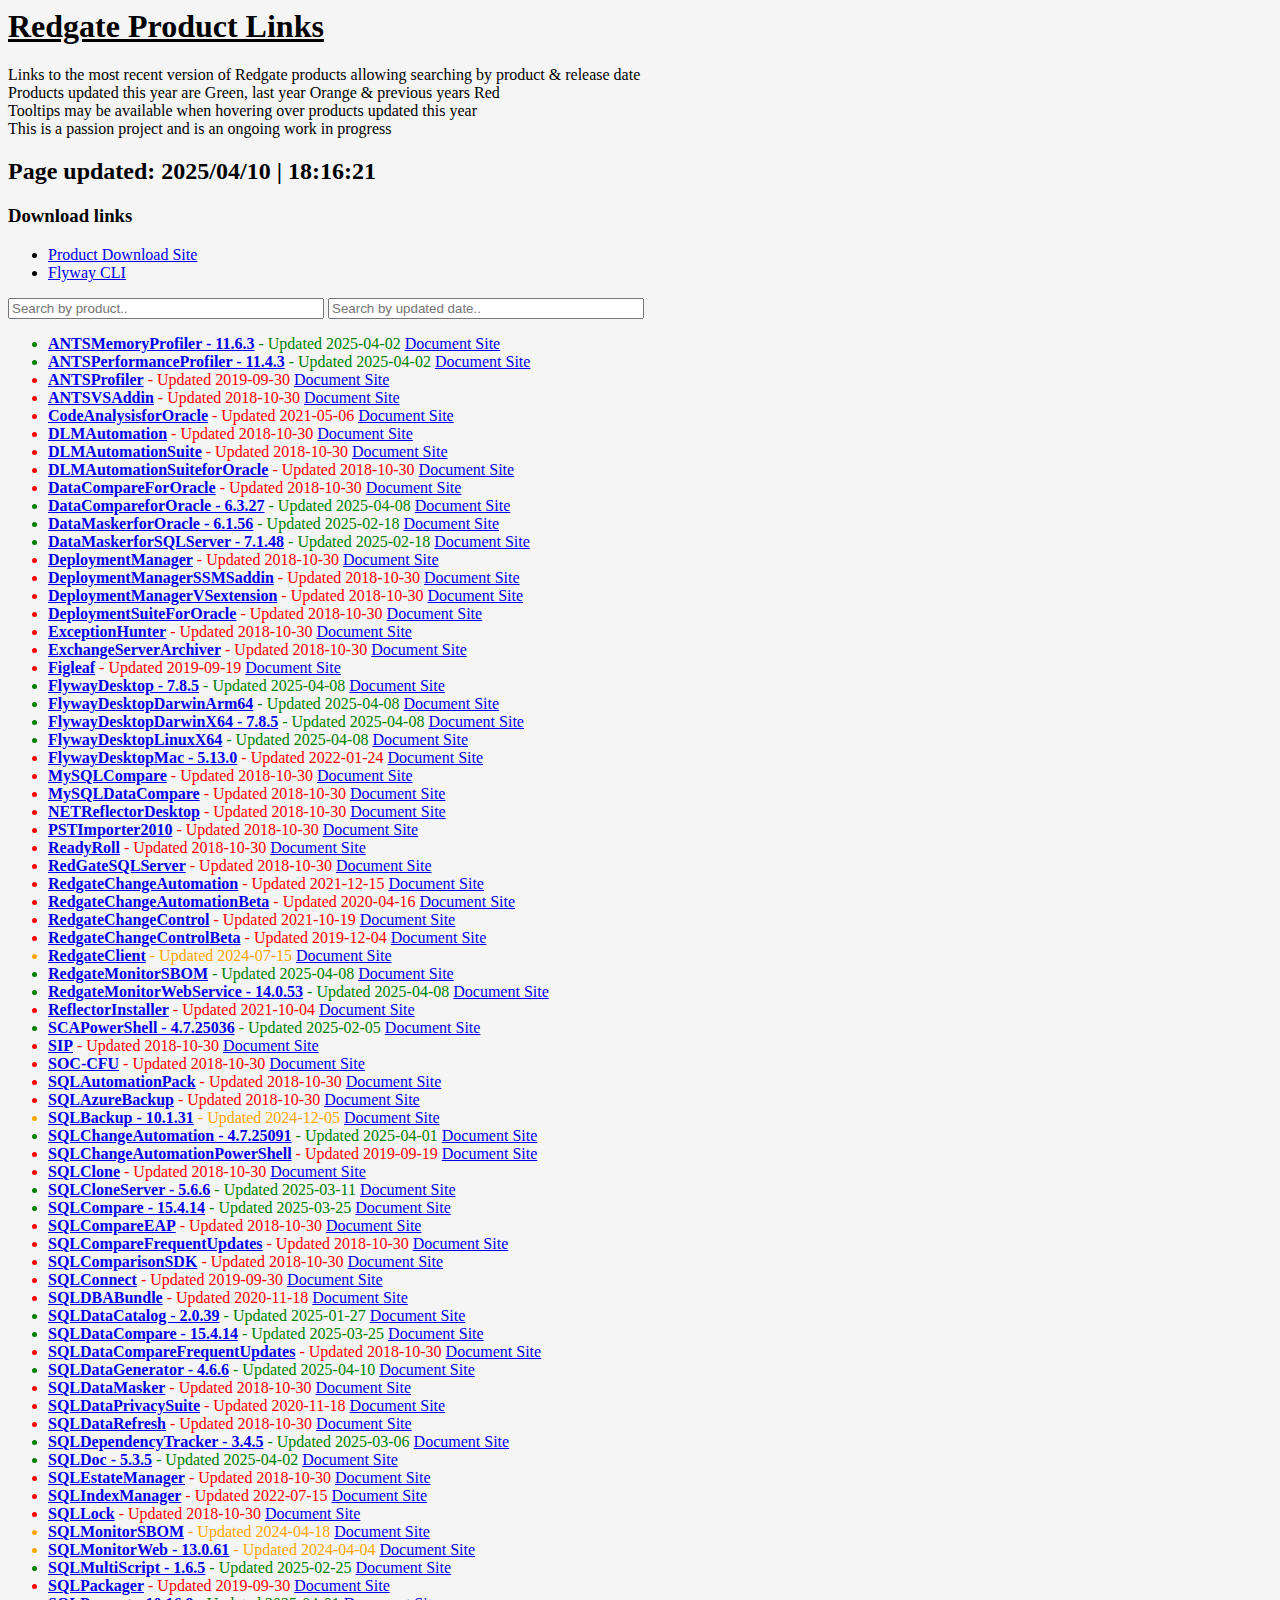
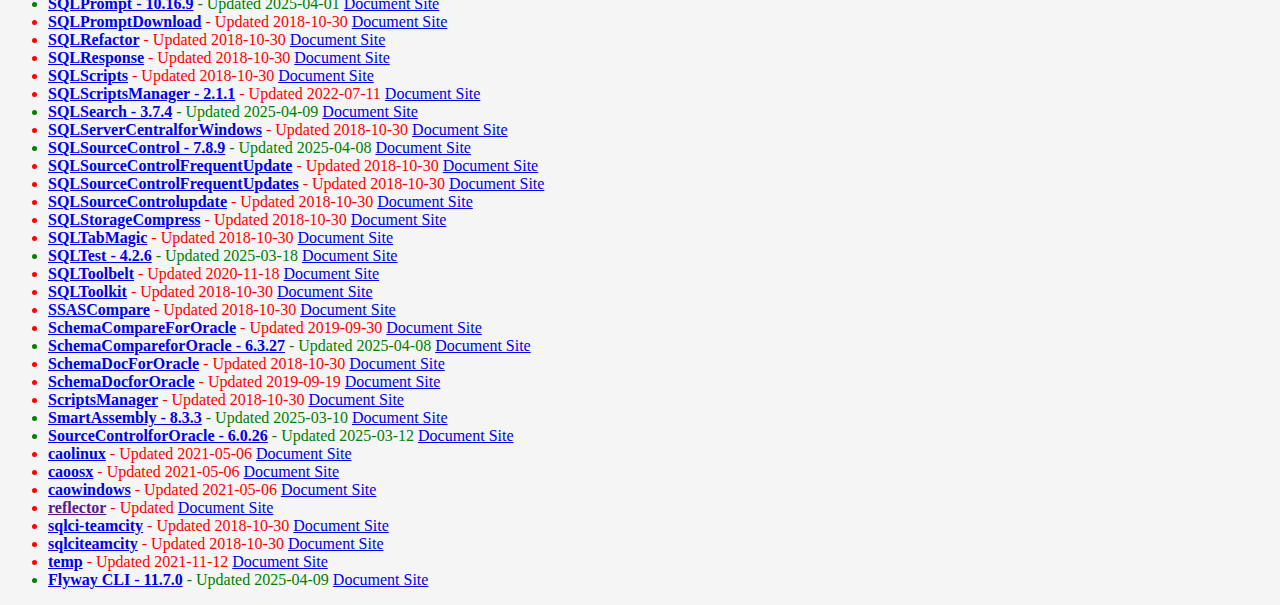
<file: index.html>
<head>
<title>Redgate Product Download Links</title>
<link rel='stylesheet' href='https://cdn.rd.gt/assets/styles/isw.css?v=1637587319771'>
<link rel='stylesheet' href='redgate.css'>
<link rel='icon type='image/x-icon' href='favicon.ico'>
</head>
<body>
<script src='redgate.js'></script>
<h1>Redgate Product Links</h1>
	<div>Links to the most recent version of Redgate products allowing searching by product & release date</div>
	<div>Products updated this year are Green, last year Orange & previous years Red</div>
	<div>Tooltips may be available when hovering over products updated this year</div>
	This is a passion project and is an ongoing work in progress</div>
<h2>Page updated: 2025/04/10 | 18:16:21</h2>

<h3> Download links</h3>
<ul>
	<li><a href=https://download.red-gate.com/checkforupdates  target='_blank'>Product Download Site</a></li>
	<li><a href=https://download.red-gate.com/maven/release/org/flywaydb/enterprise/ target='_blank'>Flyway CLI</a></li>
</ul>

<input type='text' id='myInput' onkeyup='filterResults()' placeholder='Search by product..'>
<input type='text' id='myYear' onkeyup='filterResults()' placeholder='Search by updated date..'>
<ul id = 'myUL'>
	<li title='Fixes&#013Internal library updates.&#013' class=current>
		<a href=https://download.red-gate.com/checkforupdates/ANTSMemoryProfiler/ANTSMemoryProfiler_11.6.3.2786.exe><b>ANTSMemoryProfiler - 11.6.3</b></a><span> - Updated 2025-04-02</span> <span><a href= https://documentation.red-gate.com/amp target='_blank'>Document Site</a></span></li>
	<li title='Fixes&#013Fixes for APP related to saved profile results are not getting worked&#013Fixes for APP related to IIS profiling issue with ASP.NET application.&#013Internal library updates.&#013' class=current>
		<a href=https://download.red-gate.com/checkforupdates/ANTSPerformanceProfiler/ANTSPerformanceProfiler_11.4.3.3674.exe><b>ANTSPerformanceProfiler - 11.4.3</b></a><span> - Updated 2025-04-02</span> <span><a href= https://documentation.red-gate.com/app target='_blank'>Document Site</a></span></li>
	<li class=old>
		<a href=https://download.red-gate.com/checkforupdates/ANTSProfiler/ANTSProfiler130.exe><b>ANTSProfiler</b></a><span> - Updated 2019-09-30</span> <span><a href=https://documentation.red-gate.com target='_blank'>Document Site</a></span></li>
	<li class=old>
		<a href=https://download.red-gate.com/checkforupdates/ANTSVSAddin/ANTSVSAddin_1.0.0.292.exe><b>ANTSVSAddin</b></a><span> - Updated 2018-10-30</span> <span><a href=https://documentation.red-gate.com target='_blank'>Document Site</a></span></li>
	<li class=old>
		<a href=https://download.red-gate.com/checkforupdates/CodeAnalysisforOracle/CodeAnalysisforOracle_1.14.4919.0.exe><b>CodeAnalysisforOracle</b></a><span> - Updated 2021-05-06</span> <span><a href=https://documentation.red-gate.com target='_blank'>Document Site</a></span></li>
	<li class=old>
		<a href=https://download.red-gate.com/checkforupdates/DLMAutomation/DLMAutomation_2.1.3.2175.exe><b>DLMAutomation</b></a><span> - Updated 2018-10-30</span> <span><a href=https://documentation.red-gate.com target='_blank'>Document Site</a></span></li>
	<li class=old>
		<a href=https://download.red-gate.com/checkforupdates/DLMAutomationSuite/DLMAutomationSuite_1.2.0.2409.exe><b>DLMAutomationSuite</b></a><span> - Updated 2018-10-30</span> <span><a href=https://documentation.red-gate.com target='_blank'>Document Site</a></span></li>
	<li class=old>
		<a href=https://download.red-gate.com/checkforupdates/DLMAutomationSuiteforOracle/DLMAutomationSuiteforOracle_1.2.4.275.exe><b>DLMAutomationSuiteforOracle</b></a><span> - Updated 2018-10-30</span> <span><a href=https://documentation.red-gate.com target='_blank'>Document Site</a></span></li>
	<li class=old>
		<a href=https://download.red-gate.com/checkforupdates/DataCompareForOracle/DataCompareForOracle_1.0.2.78.exe><b>DataCompareForOracle</b></a><span> - Updated 2018-10-30</span> <span><a href=https://documentation.red-gate.com target='_blank'>Document Site</a></span></li>
	<li title='Compatibility with Schema Compare for Oracle 6.2.5&#013' class=current>
		<a href=https://download.red-gate.com/checkforupdates/DataCompareforOracle/DataCompareforOracle_6.3.27.3755.exe><b>DataCompareforOracle - 6.3.27</b></a><span> - Updated 2025-04-08</span> <span><a href= https://documentation.red-gate.com/dco target='_blank'>Document Site</a></span></li>
	<li title='Fixes&#013&#013Fixed an issue where the GUI got an error when trying to right-click on a blank column in the table tab.&#013&#013' class=current>
		<a href=https://download.red-gate.com/checkforupdates/DataMaskerforOracle/DataMaskerforOracle_6.1.56.7848.exe><b>DataMaskerforOracle - 6.1.56</b></a><span> - Updated 2025-02-18</span> <span><a href= https://documentation.red-gate.com/dms target='_blank'>Document Site</a></span></li>
	<li title='Fixes&#013&#013Fixed an issue where the GUI got an error when trying to right-click on a blank column in the table tab.&#013&#013' class=current>
		<a href=https://download.red-gate.com/checkforupdates/DataMaskerforSQLServer/DataMaskerforSQLServer_7.1.48.9401.exe><b>DataMaskerforSQLServer - 7.1.48</b></a><span> - Updated 2025-02-18</span> <span><a href= https://documentation.red-gate.com/dms target='_blank'>Document Site</a></span></li>
	<li class=old>
		<a href=https://download.red-gate.com/checkforupdates/DeploymentManager/DeploymentManager_2.4.8.34.msi><b>DeploymentManager</b></a><span> - Updated 2018-10-30</span> <span><a href=https://documentation.red-gate.com target='_blank'>Document Site</a></span></li>
	<li class=old>
		<a href=https://download.red-gate.com/checkforupdates/DeploymentManagerSSMSaddin/DeploymentManagerSSMSaddin_1.1.1.968.exe><b>DeploymentManagerSSMSaddin</b></a><span> - Updated 2018-10-30</span> <span><a href=https://documentation.red-gate.com target='_blank'>Document Site</a></span></li>
	<li class=old>
		<a href=https://download.red-gate.com/checkforupdates/DeploymentManagerVSextension/DeploymentManagerVSextension_1.1.1.953.exe><b>DeploymentManagerVSextension</b></a><span> - Updated 2018-10-30</span> <span><a href=https://documentation.red-gate.com target='_blank'>Document Site</a></span></li>
	<li class=old>
		<a href=https://download.red-gate.com/checkforupdates/DeploymentSuiteForOracle/DeploymentSuiteForOracle.exe><b>DeploymentSuiteForOracle</b></a><span> - Updated 2018-10-30</span> <span><a href=https://documentation.red-gate.com target='_blank'>Document Site</a></span></li>
	<li class=old>
		<a href=https://download.red-gate.com/checkforupdates/ExceptionHunter/Exception_Hunter_2.1.0.2.exe><b>ExceptionHunter</b></a><span> - Updated 2018-10-30</span> <span><a href=https://documentation.red-gate.com target='_blank'>Document Site</a></span></li>
	<li class=old>
		<a href=https://download.red-gate.com/checkforupdates/ExchangeServerArchiver/ExchangeServerArchiver_3.0.0.922.exe><b>ExchangeServerArchiver</b></a><span> - Updated 2018-10-30</span> <span><a href=https://documentation.red-gate.com target='_blank'>Document Site</a></span></li>
	<li class=old>
		<a href=https://download.red-gate.com/checkforupdates/Figleaf/Figleaf_7.0.36.5701.exe><b>Figleaf</b></a><span> - Updated 2019-09-19</span> <span><a href=https://documentation.red-gate.com target='_blank'>Document Site</a></span></li>
	<li title='Improvements&#013&#013Updated the Manage target databases dialog to use checkboxes for row selection, bringing it inline with other tables&#013&#013Library Versions&#013&#013Flyway: 11.6.1-rc519303&#013&#013Electron: 35.1.4&#013&#013' class=current>
		<a href=https://download.red-gate.com/checkforupdates/FlywayDesktop/FlywayDesktop_7.8.5.0.exe><b>FlywayDesktop - 7.8.5</b></a><span> - Updated 2025-04-08</span> <span><a href= https://documentation.red-gate.com/fd target='_blank'>Document Site</a></span></li>
	<li class=current>
		<a href=https://download.red-gate.com/checkforupdates/FlywayDesktopDarwinArm64/FlywayDesktopDarwinArm64_7.8.5.0.zip><b>FlywayDesktopDarwinArm64</b></a><span> - Updated 2025-04-08</span> <span><a href=https://documentation.red-gate.com target='_blank'>Document Site</a></span></li>
	<li title='Improvements&#013&#013Updated the Manage target databases dialog to use checkboxes for row selection, bringing it inline with other tables&#013&#013Library Versions&#013&#013Flyway: 11.6.1-rc519303&#013&#013Electron: 35.1.4&#013&#013' class=current>
		<a href=https://download.red-gate.com/checkforupdates/FlywayDesktopDarwinX64/FlywayDesktopDarwinX64_7.8.5.0.zip><b>FlywayDesktopDarwinX64 - 7.8.5</b></a><span> - Updated 2025-04-08</span> <span><a href= html target='_blank'>Document Site</a></span></li>
	<li class=current>
		<a href=https://download.red-gate.com/checkforupdates/FlywayDesktopLinuxX64/FlywayDesktopLinuxX64_7.8.5.0.tar.gz><b>FlywayDesktopLinuxX64</b></a><span> - Updated 2025-04-08</span> <span><a href=https://documentation.red-gate.com target='_blank'>Document Site</a></span></li>
	<li title='Improvements&#013&#013Updated the Manage target databases dialog to use checkboxes for row selection, bringing it inline with other tables&#013&#013Library Versions&#013&#013Flyway: 11.6.1-rc519303&#013&#013Electron: 35.1.4&#013&#013' class=old>
		<a href=https://download.red-gate.com/checkforupdates/FlywayDesktopMac/FlywayDesktopMac_5.13.0.0.zip><b>FlywayDesktopMac - 5.13.0</b></a><span> - Updated 2022-01-24</span> <span><a href= https://documentation.red-gate.com/fd target='_blank'>Document Site</a></span></li>
	<li class=old>
		<a href=https://download.red-gate.com/checkforupdates/MySQLCompare/MySQLCompare_1.0.0.666.exe><b>MySQLCompare</b></a><span> - Updated 2018-10-30</span> <span><a href=https://documentation.red-gate.com target='_blank'>Document Site</a></span></li>
	<li class=old>
		<a href=https://download.red-gate.com/checkforupdates/MySQLDataCompare/MySQLDataCompare_1.0.1.1.exe><b>MySQLDataCompare</b></a><span> - Updated 2018-10-30</span> <span><a href=https://documentation.red-gate.com target='_blank'>Document Site</a></span></li>
	<li class=old>
		<a href=https://download.red-gate.com/checkforupdates/NETReflectorDesktop/NETReflectorDesktop_9.0.2.546.exe><b>NETReflectorDesktop</b></a><span> - Updated 2018-10-30</span> <span><a href=https://documentation.red-gate.com target='_blank'>Document Site</a></span></li>
	<li class=old>
		<a href=https://download.red-gate.com/checkforupdates/PSTImporter2010/PST_Importer_2010_1.1.0.111.msi><b>PSTImporter2010</b></a><span> - Updated 2018-10-30</span> <span><a href=https://documentation.red-gate.com target='_blank'>Document Site</a></span></li>
	<li class=old>
		<a href=https://download.red-gate.com/checkforupdates/ReadyRoll/ReadyRoll_1.17.18158.17.exe><b>ReadyRoll</b></a><span> - Updated 2018-10-30</span> <span><a href=https://documentation.red-gate.com target='_blank'>Document Site</a></span></li>
	<li class=old>
		<a href=https://download.red-gate.com/checkforupdates/RedGateSQLServer/RedGateSQLServer.zip><b>RedGateSQLServer</b></a><span> - Updated 2018-10-30</span> <span><a href=https://documentation.red-gate.com target='_blank'>Document Site</a></span></li>
	<li class=old>
		<a href=https://download.red-gate.com/checkforupdates/RedgateChangeAutomation/RedgateChangeAutomation_4.15.18431.0.exe><b>RedgateChangeAutomation</b></a><span> - Updated 2021-12-15</span> <span><a href=https://documentation.red-gate.com target='_blank'>Document Site</a></span></li>
	<li class=old>
		<a href=https://download.red-gate.com/checkforupdates/RedgateChangeAutomationBeta/RedgateChangeAutomationBeta_2.15.7160.0.exe><b>RedgateChangeAutomationBeta</b></a><span> - Updated 2020-04-16</span> <span><a href=https://documentation.red-gate.com target='_blank'>Document Site</a></span></li>
	<li class=old>
		<a href=https://download.red-gate.com/checkforupdates/RedgateChangeControl/RedgateChangeControl_4.11.194.0.exe><b>RedgateChangeControl</b></a><span> - Updated 2021-10-19</span> <span><a href=https://documentation.red-gate.com target='_blank'>Document Site</a></span></li>
	<li class=old>
		<a href=https://download.red-gate.com/checkforupdates/RedgateChangeControlBeta/RedgateChangeControlBeta_1.6.3492.0.exe><b>RedgateChangeControlBeta</b></a><span> - Updated 2019-12-04</span> <span><a href=https://documentation.red-gate.com target='_blank'>Document Site</a></span></li>
	<li class=previous>
		<a href=https://download.red-gate.com/checkforupdates/RedgateClient/RedgateClient_11.1.9.3436.zip><b>RedgateClient</b></a><span> - Updated 2024-07-15</span> <span><a href=https://documentation.red-gate.com target='_blank'>Document Site</a></span></li>
	<li class=current>
		<a href=https://download.red-gate.com/checkforupdates/RedgateMonitorSBOM/RedgateMonitorSBOM_14.0.53.13750.zip><b>RedgateMonitorSBOM</b></a><span> - Updated 2025-04-08</span> <span><a href=https://documentation.red-gate.com target='_blank'>Document Site</a></span></li>
	<li title='' class=current>
		<a href=https://download.red-gate.com/checkforupdates/RedgateMonitorWebService/RedgateMonitorWebService_14.0.53.13750.exe><b>RedgateMonitorWebService - 14.0.53</b></a><span> - Updated 2025-04-08</span> <span><a href= https://documentation.red-gate.com/monitor target='_blank'>Document Site</a></span></li>
	<li class=old>
		<a href=https://download.red-gate.com/checkforupdates/ReflectorInstaller/ReflectorInstaller_11.1.0.2167.exe><b>ReflectorInstaller</b></a><span> - Updated 2021-10-04</span> <span><a href=https://documentation.red-gate.com target='_blank'>Document Site</a></span></li>
	<li title='Improvements:&#013&#013Updated SQL Compare Engine to 15.3.12.27123&#013&#013' class=current>
		<a href=https://download.red-gate.com/checkforupdates/SCAPowerShell/SCAPowerShell_4.7.25036.5143.exe><b>SCAPowerShell - 4.7.25036</b></a><span> - Updated 2025-02-05</span> <span><a href= https://documentation.red-gate.com/sca target='_blank'>Document Site</a></span></li>
	<li class=old>
		<a href=https://download.red-gate.com/checkforupdates/SIP/build26.package><b>SIP</b></a><span> - Updated 2018-10-30</span> <span><a href=https://documentation.red-gate.com target='_blank'>Document Site</a></span></li>
	<li class=old>
		<a href=https://download.red-gate.com/checkforupdates/SOC-CFU/SOC-CFU.exe><b>SOC-CFU</b></a><span> - Updated 2018-10-30</span> <span><a href=https://documentation.red-gate.com target='_blank'>Document Site</a></span></li>
	<li class=old>
		<a href=https://download.red-gate.com/checkforupdates/SQLAutomationPack/SQLAutomationPack_1.1.2.2238.exe><b>SQLAutomationPack</b></a><span> - Updated 2018-10-30</span> <span><a href=https://documentation.red-gate.com target='_blank'>Document Site</a></span></li>
	<li class=old>
		<a href=https://download.red-gate.com/checkforupdates/SQLAzureBackup/SQLAzureBackup_2.6.1.131.zip><b>SQLAzureBackup</b></a><span> - Updated 2018-10-30</span> <span><a href=https://documentation.red-gate.com target='_blank'>Document Site</a></span></li>
	<li title='Features&#013ZD320656 - Added DataWriteAttempts option to make multiple attempts to record backup/restore details into local data store and improved query to delete outdated backup/restore details.&#013' class=previous>
		<a href=https://download.red-gate.com/checkforupdates/SQLBackup/SQLBackup_10.1.31.2720.exe><b>SQLBackup - 10.1.31</b></a><span> - Updated 2024-12-05</span> <span><a href= https://documentation.red-gate.com/sbu target='_blank'>Document Site</a></span></li>
	<li title='Improvements:&#013&#013Updated SQL Compare Engine to 15.3.13.27274&#013&#013' class=current>
		<a href=https://download.red-gate.com/checkforupdates/SQLChangeAutomation/SQLChangeAutomation_4.7.25091.5600.exe><b>SQLChangeAutomation - 4.7.25091</b></a><span> - Updated 2025-04-01</span> <span><a href= https://documentation.red-gate.com/sca target='_blank'>Document Site</a></span></li>
	<li class=old>
		<a href=https://download.red-gate.com/checkforupdates/SQLChangeAutomationPowerShell/SCA_PowerShell_3.3.19233.10102.exe><b>SQLChangeAutomationPowerShell</b></a><span> - Updated 2019-09-19</span> <span><a href=https://documentation.red-gate.com target='_blank'>Document Site</a></span></li>
	<li class=old>
		<a href=https://download.red-gate.com/checkforupdates/SQLClone/SQLClone_1.0.0.4590.exe><b>SQLClone</b></a><span> - Updated 2018-10-30</span> <span><a href=https://documentation.red-gate.com target='_blank'>Document Site</a></span></li>
	<li title='This release of SQL Clone includes the following enhancements and bug fixes:&#013Fixes&#013&#013Internal fixes and improvements.&#013&#013' class=current>
		<a href=https://download.red-gate.com/checkforupdates/SQLCloneServer/SQLCloneServer_5.6.6.7832.exe><b>SQLCloneServer - 5.6.6</b></a><span> - Updated 2025-03-11</span> <span><a href= https://documentation.red-gate.com/clone target='_blank'>Document Site</a></span></li>
	<li title='Added read-only support for Flyway projects, allowing you perform comparisons with Flyway on the left.&#013' class=current>
		<a href=https://download.red-gate.com/checkforupdates/SQLCompare/SQLCompare_15.4.14.28133.exe><b>SQLCompare - 15.4.14</b></a><span> - Updated 2025-03-25</span> <span><a href= https://documentation.red-gate.com/sc target='_blank'>Document Site</a></span></li>
	<li class=old>
		<a href=https://download.red-gate.com/checkforupdates/SQLCompareEAP/SQLCompareEAP_10.1.0.428.exe><b>SQLCompareEAP</b></a><span> - Updated 2018-10-30</span> <span><a href=https://documentation.red-gate.com target='_blank'>Document Site</a></span></li>
	<li class=old>
		<a href=https://download.red-gate.com/checkforupdates/SQLCompareFrequentUpdates/SQLCompareFrequentUpdates_11.1.9.26.exe><b>SQLCompareFrequentUpdates</b></a><span> - Updated 2018-10-30</span> <span><a href=https://documentation.red-gate.com target='_blank'>Document Site</a></span></li>
	<li class=old>
		<a href=https://download.red-gate.com/checkforupdates/SQLComparisonSDK/SQLComparisonSDK_12.4.11.627.exe><b>SQLComparisonSDK</b></a><span> - Updated 2018-10-30</span> <span><a href=https://documentation.red-gate.com target='_blank'>Document Site</a></span></li>
	<li class=old>
		<a href=https://download.red-gate.com/checkforupdates/SQLConnect/SQLConnect_1.0.exe><b>SQLConnect</b></a><span> - Updated 2019-09-30</span> <span><a href=https://documentation.red-gate.com target='_blank'>Document Site</a></span></li>
	<li class=old>
		<a href=https://download.red-gate.com/checkforupdates/SQLDBABundle/SQLDBABundle.zip><b>SQLDBABundle</b></a><span> - Updated 2020-11-18</span> <span><a href=https://documentation.red-gate.com target='_blank'>Document Site</a></span></li>
	<li title='Fixes&#013We will no longer automatically register database snapshots as part of our database discovery process, as we have learned that only the source database (current version) is of interest to our customers.&#013' class=current>
		<a href=https://download.red-gate.com/checkforupdates/SQLDataCatalog/SQLDataCatalog_2.0.39.186.exe><b>SQLDataCatalog - 2.0.39</b></a><span> - Updated 2025-01-27</span> <span><a href= https://documentation.red-gate.com/sql-data-catalog target='_blank'>Document Site</a></span></li>
	<li title='Made the table mapping screens more responsive by significantly reducing the number of times they reprocess saved data&#013' class=current>
		<a href=https://download.red-gate.com/checkforupdates/SQLDataCompare/SQLDataCompare_15.4.14.28133.exe><b>SQLDataCompare - 15.4.14</b></a><span> - Updated 2025-03-25</span> <span><a href= https://documentation.red-gate.com/sdc target='_blank'>Document Site</a></span></li>
	<li class=old>
		<a href=https://download.red-gate.com/checkforupdates/SQLDataCompareFrequentUpdates/SQLDataCompareFrequentUpdates_11.1.11.2.exe><b>SQLDataCompareFrequentUpdates</b></a><span> - Updated 2018-10-30</span> <span><a href=https://documentation.red-gate.com target='_blank'>Document Site</a></span></li>
	<li title='Features&#013Internal library updates&#013Fixes&#013Upgraded to main-line SQL Compare Engine as SSMS versions discontinued.&#013Code fixed done to stop using methods that have been removed in the latest version.&#013&#013' class=current>
		<a href=https://download.red-gate.com/checkforupdates/SQLDataGenerator/SQLDataGenerator_4.6.6.6380.exe><b>SQLDataGenerator - 4.6.6</b></a><span> - Updated 2025-04-10</span> <span><a href= https://documentation.red-gate.com/sdg target='_blank'>Document Site</a></span></li>
	<li class=old>
		<a href=https://download.red-gate.com/checkforupdates/SQLDataMasker/SQLDataMasker_1.0.0.235.exe><b>SQLDataMasker</b></a><span> - Updated 2018-10-30</span> <span><a href=https://documentation.red-gate.com target='_blank'>Document Site</a></span></li>
	<li class=old>
		<a href=https://download.red-gate.com/checkforupdates/SQLDataPrivacySuite/SQLDataPrivacySuite.exe><b>SQLDataPrivacySuite</b></a><span> - Updated 2020-11-18</span> <span><a href=https://documentation.red-gate.com target='_blank'>Document Site</a></span></li>
	<li class=old>
		<a href=https://download.red-gate.com/checkforupdates/SQLDataRefresh/SQLDataRefresh_1.0.0.361.exe><b>SQLDataRefresh</b></a><span> - Updated 2018-10-30</span> <span><a href=https://documentation.red-gate.com target='_blank'>Document Site</a></span></li>
	<li title='Features&#013Internal library updates&#013' class=current>
		<a href=https://download.red-gate.com/checkforupdates/SQLDependencyTracker/SQLDependencyTracker_3.4.5.6093.exe><b>SQLDependencyTracker - 3.4.5</b></a><span> - Updated 2025-03-06</span> <span><a href= https://documentation.red-gate.com/sdt target='_blank'>Document Site</a></span></li>
	<li title='Fixes&#013Fixed an issue where SQL Doc throws an error while connecting to SQL Server.&#013' class=current>
		<a href=https://download.red-gate.com/checkforupdates/SQLDoc/SQLDoc_5.3.5.5251.exe><b>SQLDoc - 5.3.5</b></a><span> - Updated 2025-04-02</span> <span><a href= https://documentation.red-gate.com/sdoc target='_blank'>Document Site</a></span></li>
	<li class=old>
		<a href=https://download.red-gate.com/checkforupdates/SQLEstateManager/SQLEstateManager_1.1.9.599.exe><b>SQLEstateManager</b></a><span> - Updated 2018-10-30</span> <span><a href=https://documentation.red-gate.com target='_blank'>Document Site</a></span></li>
	<li class=old>
		<a href=https://download.red-gate.com/checkforupdates/SQLIndexManager/SQLIndexManager_1.2.3.1998.exe><b>SQLIndexManager</b></a><span> - Updated 2022-07-15</span> <span><a href=https://documentation.red-gate.com target='_blank'>Document Site</a></span></li>
	<li class=old>
		<a href=https://download.red-gate.com/checkforupdates/SQLLock/SQLLock_1.0.2.7.exe><b>SQLLock</b></a><span> - Updated 2018-10-30</span> <span><a href=https://documentation.red-gate.com target='_blank'>Document Site</a></span></li>
	<li class=previous>
		<a href=https://download.red-gate.com/checkforupdates/SQLMonitorSBOM/SQLMonitorSBOM_14.0.0.7532.zip><b>SQLMonitorSBOM</b></a><span> - Updated 2024-04-18</span> <span><a href=https://documentation.red-gate.com target='_blank'>Document Site</a></span></li>
	<li title='' class=previous>
		<a href=https://download.red-gate.com/checkforupdates/SQLMonitorWeb/SQLMonitorWeb_13.0.61.6402.exe><b>SQLMonitorWeb - 13.0.61</b></a><span> - Updated 2024-04-04</span> <span><a href= https://documentation.red-gate.com/sm target='_blank'>Document Site</a></span></li>
	<li title='Internal library updates&#013' class=current>
		<a href=https://download.red-gate.com/checkforupdates/SQLMultiScript/SQLMultiScript_1.6.5.3471.exe><b>SQLMultiScript - 1.6.5</b></a><span> - Updated 2025-02-25</span> <span><a href= https://documentation.red-gate.com/sms target='_blank'>Document Site</a></span></li>
	<li class=old>
		<a href=https://download.red-gate.com/checkforupdates/SQLPackager/SQL Packager_6.4.1.2.exe><b>SQLPackager</b></a><span> - Updated 2019-09-30</span> <span><a href=https://documentation.red-gate.com target='_blank'>Document Site</a></span></li>
	<li title='Fixes&#013&#013Fixed an issue where SQL Prompt+ would fail to log in.&#013&#013' class=current>
		<a href=https://download.red-gate.com/checkforupdates/SQLPrompt/SQLPrompt_10.16.9.16203.exe><b>SQLPrompt - 10.16.9</b></a><span> - Updated 2025-04-01</span> <span><a href= https://documentation.red-gate.com/sp target='_blank'>Document Site</a></span></li>
	<li class=old>
		<a href=https://download.red-gate.com/checkforupdates/SQLPromptDownload/SQLPromptDownload.exe><b>SQLPromptDownload</b></a><span> - Updated 2018-10-30</span> <span><a href=https://documentation.red-gate.com target='_blank'>Document Site</a></span></li>
	<li class=old>
		<a href=https://download.red-gate.com/checkforupdates/SQLRefactor/SQL_Refactor_1.3.0.207.exe><b>SQLRefactor</b></a><span> - Updated 2018-10-30</span> <span><a href=https://documentation.red-gate.com target='_blank'>Document Site</a></span></li>
	<li class=old>
		<a href=https://download.red-gate.com/checkforupdates/SQLResponse/SQL_Response_1.2.0.219.exe><b>SQLResponse</b></a><span> - Updated 2018-10-30</span> <span><a href=https://documentation.red-gate.com target='_blank'>Document Site</a></span></li>
	<li class=old>
		<a href=https://download.red-gate.com/checkforupdates/SQLScripts/SQLScripts_1.1.0.278.exe><b>SQLScripts</b></a><span> - Updated 2018-10-30</span> <span><a href=https://documentation.red-gate.com target='_blank'>Document Site</a></span></li>
	<li title='Fixes&#013Removed log4net as a dependency as it contains a security vulnerability.&#013Internal library updates&#013&#013' class=old>
		<a href=https://download.red-gate.com/checkforupdates/SQLScriptsManager/SQLScriptsManager_2.1.1.1013.exe><b>SQLScriptsManager - 2.1.1</b></a><span> - Updated 2022-07-11</span> <span><a href= https://documentation.red-gate.com/ssm target='_blank'>Document Site</a></span></li>
	<li title='Features&#013Internal library updates&#013' class=current>
		<a href=https://download.red-gate.com/checkforupdates/SQLSearch/SQLSearch_3.7.4.5576.exe><b>SQLSearch - 3.7.4</b></a><span> - Updated 2025-04-09</span> <span><a href= https://documentation.red-gate.com/ss target='_blank'>Document Site</a></span></li>
	<li class=old>
		<a href=https://download.red-gate.com/checkforupdates/SQLServerCentralforWindows/SQLServerCentralforWindows_1.0.0.200.exe><b>SQLServerCentralforWindows</b></a><span> - Updated 2018-10-30</span> <span><a href=https://documentation.red-gate.com target='_blank'>Document Site</a></span></li>
	<li title='Improvements&#013Updated SQL Compare Engine to 15.3.13.27313&#013Fixes&#013Fixed an issue to resolve connecting to unsupported databases(CRM Dynamics DB).&#013' class=current>
		<a href=https://download.red-gate.com/checkforupdates/SQLSourceControl/SQLSourceControl_7.8.9.20246.exe><b>SQLSourceControl - 7.8.9</b></a><span> - Updated 2025-04-08</span> <span><a href= https://documentation.red-gate.com/soc target='_blank'>Document Site</a></span></li>
	<li class=old>
		<a href=https://download.red-gate.com/checkforupdates/SQLSourceControlFrequentUpdate/SQLSourceControlFrequentUpdate_3.8.8.28.exe><b>SQLSourceControlFrequentUpdate</b></a><span> - Updated 2018-10-30</span> <span><a href=https://documentation.red-gate.com target='_blank'>Document Site</a></span></li>
	<li class=old>
		<a href=https://download.red-gate.com/checkforupdates/SQLSourceControlFrequentUpdates/SQLSourceControlFrequentUpdates_4.2.3.575.exe><b>SQLSourceControlFrequentUpdates</b></a><span> - Updated 2018-10-30</span> <span><a href=https://documentation.red-gate.com target='_blank'>Document Site</a></span></li>
	<li class=old>
		<a href=https://download.red-gate.com/checkforupdates/SQLSourceControlupdate/SQLSourceControlupdate_3.8.13.180.exe><b>SQLSourceControlupdate</b></a><span> - Updated 2018-10-30</span> <span><a href=https://documentation.red-gate.com target='_blank'>Document Site</a></span></li>
	<li class=old>
		<a href=https://download.red-gate.com/checkforupdates/SQLStorageCompress/SQLStorageCompress_6.1.0.157.exe><b>SQLStorageCompress</b></a><span> - Updated 2018-10-30</span> <span><a href=https://documentation.red-gate.com target='_blank'>Document Site</a></span></li>
	<li class=old>
		<a href=https://download.red-gate.com/checkforupdates/SQLTabMagic/SQLTabMagic_0.4.2.64.exe><b>SQLTabMagic</b></a><span> - Updated 2018-10-30</span> <span><a href=https://documentation.red-gate.com target='_blank'>Document Site</a></span></li>
	<li title='Features&#013Internal library updates&#013' class=current>
		<a href=https://download.red-gate.com/checkforupdates/SQLTest/SQLTest_4.2.6.4255.exe><b>SQLTest - 4.2.6</b></a><span> - Updated 2025-03-18</span> <span><a href= https://documentation.red-gate.com/sqt target='_blank'>Document Site</a></span></li>
	<li class=old>
		<a href=https://download.red-gate.com/checkforupdates/SQLToolbelt/SQLToolbelt.exe><b>SQLToolbelt</b></a><span> - Updated 2020-11-18</span> <span><a href=https://documentation.red-gate.com target='_blank'>Document Site</a></span></li>
	<li class=old>
		<a href=https://download.red-gate.com/checkforupdates/SQLToolkit/SQL_Toolkit_6.1.0.3.exe><b>SQLToolkit</b></a><span> - Updated 2018-10-30</span> <span><a href=https://documentation.red-gate.com target='_blank'>Document Site</a></span></li>
	<li class=old>
		<a href=https://download.red-gate.com/checkforupdates/SSASCompare/SSASCompare_0.3.0.99.exe><b>SSASCompare</b></a><span> - Updated 2018-10-30</span> <span><a href=https://documentation.red-gate.com target='_blank'>Document Site</a></span></li>
	<li class=old>
		<a href=https://download.red-gate.com/checkforupdates/SchemaCompareForOracle/Oracle Compare_1.0.0.860.zip><b>SchemaCompareForOracle</b></a><span> - Updated 2019-09-30</span> <span><a href=https://documentation.red-gate.com target='_blank'>Document Site</a></span></li>
	<li title='Fixes&#013ZD-297922: Prevent scripting of LOB clauses for extended datatypes.&#013' class=current>
		<a href=https://download.red-gate.com/checkforupdates/SchemaCompareforOracle/SchemaCompareforOracle_6.3.27.3755.exe><b>SchemaCompareforOracle - 6.3.27</b></a><span> - Updated 2025-04-08</span> <span><a href= https://documentation.red-gate.com/sco target='_blank'>Document Site</a></span></li>
	<li class=old>
		<a href=https://download.red-gate.com/checkforupdates/SchemaDocForOracle/SchemaDocForOracle_1.0.1.47.exe><b>SchemaDocForOracle</b></a><span> - Updated 2018-10-30</span> <span><a href=https://documentation.red-gate.com target='_blank'>Document Site</a></span></li>
	<li class=old>
		<a href=https://download.red-gate.com/checkforupdates/SchemaDocforOracle/SchemaDocforOracle_2.5.0.42.exe><b>SchemaDocforOracle</b></a><span> - Updated 2019-09-19</span> <span><a href=https://documentation.red-gate.com target='_blank'>Document Site</a></span></li>
	<li class=old>
		<a href=https://download.red-gate.com/checkforupdates/ScriptsManager/ScriptsManager_1.3.4.15.exe><b>ScriptsManager</b></a><span> - Updated 2018-10-30</span> <span><a href=https://documentation.red-gate.com target='_blank'>Document Site</a></span></li>
	<li title='Features&#013Support for.NET 7assemblies.&#013Improvements&#013Internal optimizations and improvements in preparation for .NET 8 support and future features.&#013Fixes&#013Fixed issues related to incorrect dependency resolution.&#013Fixed WPF exception handling.&#013Fixed OS version reporting.&#013Fixed issue with import module attributes being pruned.&#013Fixed issue with multiple instances of SmartAssembly sharing the same resource and can now be run concurrently.&#013' class=current>
		<a href=https://download.red-gate.com/checkforupdates/SmartAssembly/SmartAssembly_8.3.3.6085.exe><b>SmartAssembly - 8.3.3</b></a><span> - Updated 2025-03-10</span> <span><a href= https://documentation.red-gate.com/sa target='_blank'>Document Site</a></span></li>
	<li title='Features&#013&#013Internal library updates&#013&#013Added a copy icon on main screen for each repository&#013&#013' class=current>
		<a href=https://download.red-gate.com/checkforupdates/SourceControlforOracle/SourceControlforOracle_6.0.26.3591.exe><b>SourceControlforOracle - 6.0.26</b></a><span> - Updated 2025-03-12</span> <span><a href= https://documentation.red-gate.com/soco target='_blank'>Document Site</a></span></li>
	<li class=old>
		<a href=https://download.red-gate.com/checkforupdates/caolinux/caolinux_1.14.4919.0.zip><b>caolinux</b></a><span> - Updated 2021-05-06</span> <span><a href=https://documentation.red-gate.com target='_blank'>Document Site</a></span></li>
	<li class=old>
		<a href=https://download.red-gate.com/checkforupdates/caoosx/caoosx_1.14.4919.0.zip><b>caoosx</b></a><span> - Updated 2021-05-06</span> <span><a href=https://documentation.red-gate.com target='_blank'>Document Site</a></span></li>
	<li class=old>
		<a href=https://download.red-gate.com/checkforupdates/caowindows/caowindows_1.14.4919.0.zip><b>caowindows</b></a><span> - Updated 2021-05-06</span> <span><a href=https://documentation.red-gate.com target='_blank'>Document Site</a></span></li>
	<li class=old>
		<a href=><b>reflector</b></a><span> - Updated </span> <span><a href=https://documentation.red-gate.com target='_blank'>Document Site</a></span></li>
	<li class=old>
		<a href=https://download.red-gate.com/checkforupdates/sqlci-teamcity/sqlci-teamcity.zip><b>sqlci-teamcity</b></a><span> - Updated 2018-10-30</span> <span><a href=https://documentation.red-gate.com target='_blank'>Document Site</a></span></li>
	<li class=old>
		<a href=https://download.red-gate.com/checkforupdates/sqlciteamcity/sqlciteamcity.zip><b>sqlciteamcity</b></a><span> - Updated 2018-10-30</span> <span><a href=https://documentation.red-gate.com target='_blank'>Document Site</a></span></li>
	<li class=old>
		<a href=https://download.red-gate.com/checkforupdates/temp/><b>temp</b></a><span> - Updated 2021-11-12</span> <span><a href=https://documentation.red-gate.com target='_blank'>Document Site</a></span></li>
	<li class=current>
		<a href=https://download.red-gate.com/maven/release/com/redgate/flyway/flyway-commandline/11.7.0><b>Flyway CLI - 11.7.0</b></a><span> - Updated 2025-04-09</span> <span><a href=https://documentation.red-gate.com/fd target='_blank'>Document Site</a></span></li>
	</ul>
</body>
</file>
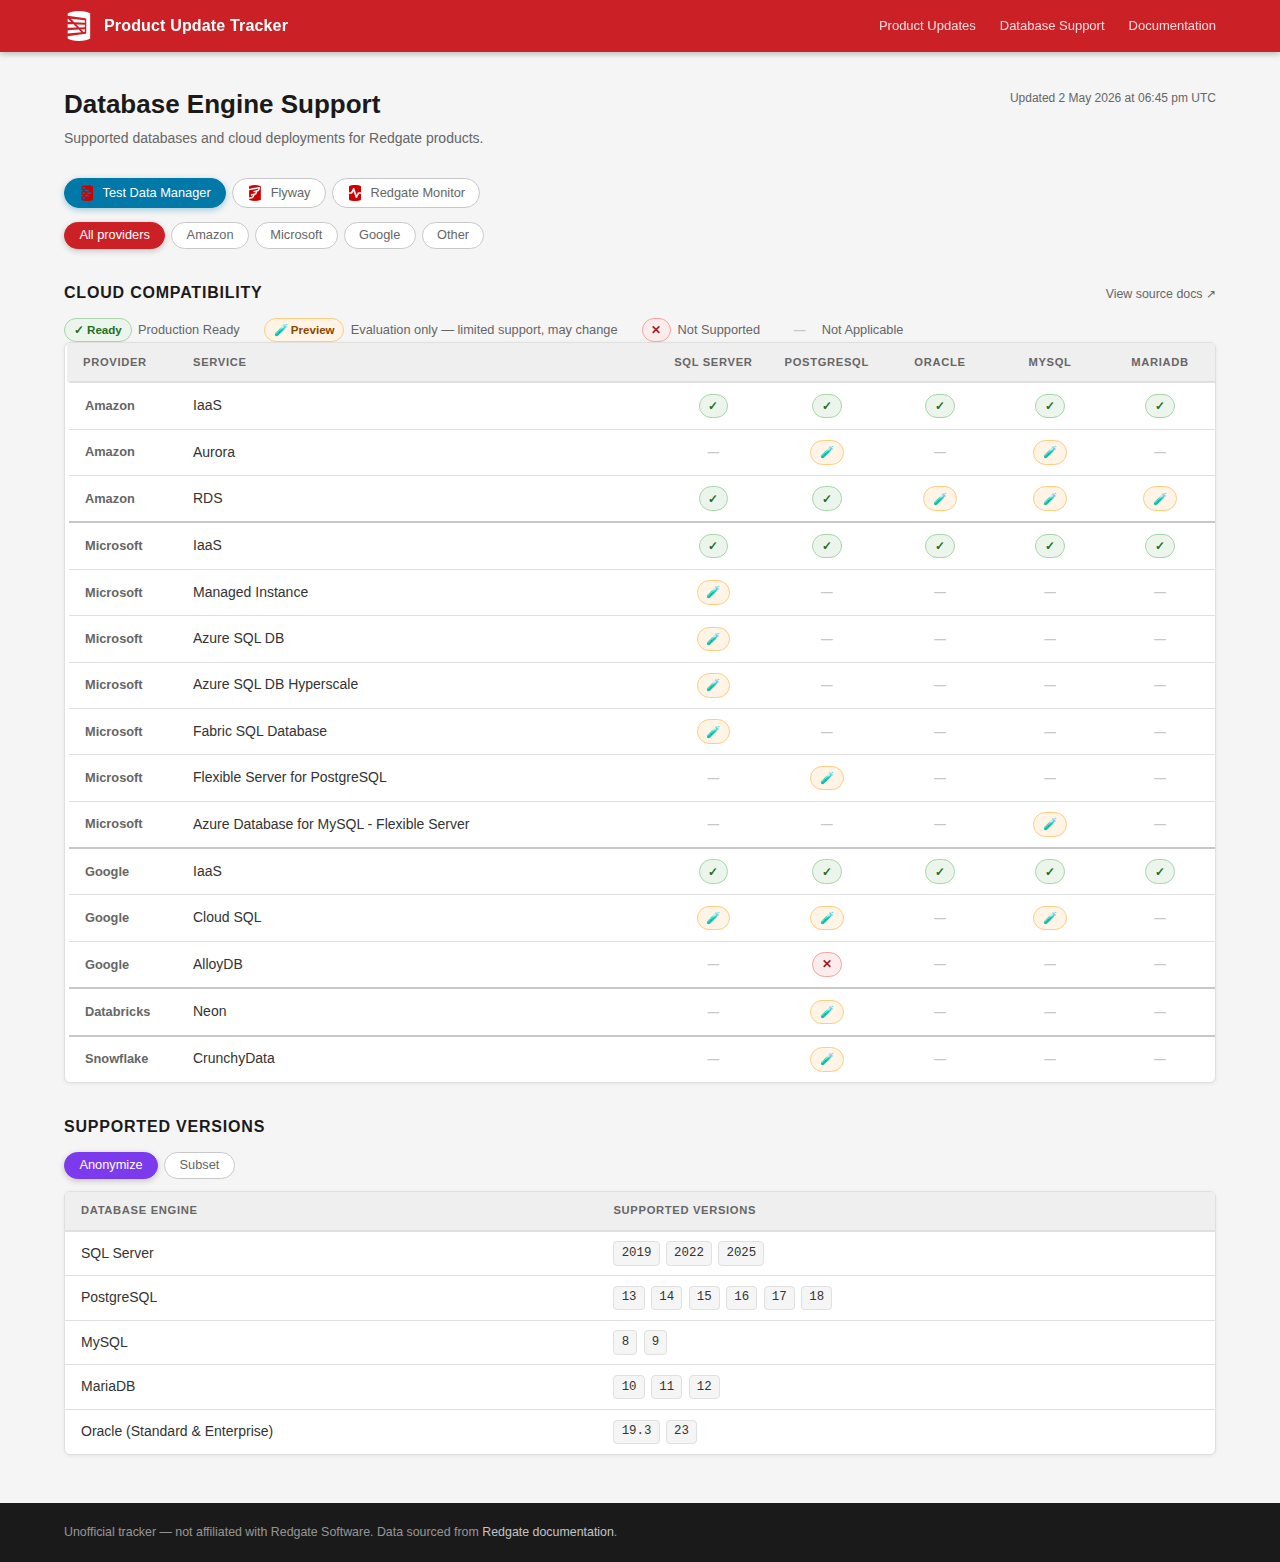
<file: db-support.html>
<!DOCTYPE html>
<html lang="en">
<head>
  <meta charset="UTF-8">
  <meta name="viewport" content="width=device-width, initial-scale=1.0">
  <title>Database Engine Support &ndash; Redgate</title>
  <link rel="stylesheet" href="styles.css?v=10">
  <link rel="icon" href="favicon.ico">
</head>
<body>

  <header class="site-header">
    <div class="container header-inner">
      <div class="header-brand">
        <img src="images/redgate-icon-white.svg" class="header-logo" alt="Redgate" width="24" height="30">
        <span class="header-title">Product Update Tracker</span>
      </div>
      <nav class="header-nav">
        <a href="index.html">Product Updates</a>
        <a href="db-support.html" aria-current="page">Database Support</a>
        <a href="https://documentation.red-gate.com" target="_blank" rel="noopener">Documentation</a>
      </nav>
    </div>
  </header>

  <main>
    <div class="container">

      <div class="page-header">
        <div>
          <h1 class="page-title">Database Engine Support</h1>
          <p class="page-subtitle">Supported databases and cloud deployments for Redgate products.</p>
        </div>
        <div id="last-updated" class="last-updated" aria-live="polite">Loading&hellip;</div>
      </div>

      <!-- Product selector -->
      <div class="controls">
        <div id="product-tabs" class="filter-group" role="group" aria-label="Select product">
          <button class="filter-btn-tag active" disabled>Loading&hellip;</button>
        </div>
      </div>

      <p id="load-error" class="no-results" hidden></p>

      <!-- Cloud section: filter + matrix (hidden for products without cloud data) -->
      <div id="cloud-section">
        <div class="controls">
          <div id="cloud-filters" class="filter-group" role="group" aria-label="Filter by cloud provider">
            <button class="filter-btn active" data-cloud="all">All providers</button>
            <button class="filter-btn" data-cloud="Amazon">Amazon</button>
            <button class="filter-btn" data-cloud="Microsoft">Microsoft</button>
            <button class="filter-btn" data-cloud="Google">Google</button>
            <button class="filter-btn" data-cloud="other">Other</button>
          </div>
        </div>

        <div class="section-block">
          <div class="section-heading">
            <h2 class="section-title">Cloud Compatibility</h2>
            <a id="source-link" href="#" target="_blank" rel="noopener" class="source-link">View source docs &#8599;</a>
          </div>
          <div class="matrix-legend">
            <span class="legend-item"><span class="support-badge supported">&#10003; Ready</span> Production Ready</span>
            <span class="legend-item"><span class="support-badge preview">&#x1F9EA; Preview</span> Evaluation only &mdash; limited support, may change</span>
            <span class="legend-item"><span class="support-badge not-supported">&#10005;</span> Not Supported</span>
            <span class="legend-item"><span class="support-badge na">&mdash;</span> Not Applicable</span>
          </div>
          <div class="table-wrapper">
            <table id="matrix-table" aria-label="Cloud compatibility matrix">
              <tbody>
                <tr class="state-row"><td colspan="7">Loading&hellip;</td></tr>
              </tbody>
            </table>
          </div>
        </div>
      </div>

      <!-- Version support -->
      <div class="section-block">
        <div class="section-heading">
          <h2 class="section-title">Supported Versions</h2>
        </div>
        <div class="controls" style="margin-bottom: 0.75rem;">
          <div id="feature-tabs" class="filter-group" role="group" aria-label="Select feature">
          </div>
        </div>
        <div id="version-table-wrapper" class="table-wrapper">
          <table><tbody>
            <tr class="state-row"><td colspan="2">Loading&hellip;</td></tr>
          </tbody></table>
        </div>
      </div>

    </div>
  </main>

  <footer class="site-footer">
    <div class="container">
      <p>
        Unofficial tracker &mdash; not affiliated with Redgate Software.
        Data sourced from <a href="https://documentation.red-gate.com" target="_blank" rel="noopener">Redgate documentation</a>.
      </p>
    </div>
  </footer>

  <script src="db-support.js?v=6"></script>
</body>
</html>
</file>
<file: redgate.css>
body {
	background:whitesmoke;
}
h1 {
	text-decoration: underline;
}
ul .current {
	color:green;
}
ul .previous {
	color:orange;
}
ul .old {
	color:red;
}
#myInput {
	width: 25%;
}
#myYear {
	width: 25%;
}
</file>
<file: styles.css>
/* ============================================================
   Redgate Product Update Tracker – Stylesheet
   Styled to match Redgate's design language
   ============================================================ */

:root {
  /* Brand */
  --rg-red:          #CC2027;
  --rg-red-dark:     #A8181E;
  --rg-red-light:    #F9E5E6;

  /* Neutrals */
  --rg-black:        #1A1A1A;
  --rg-text:         #333333;
  --rg-text-muted:   #666666;
  --rg-border:       #E0E0E0;
  --rg-border-dark:  #C8C8C8;
  --rg-bg:           #F5F5F5;
  --rg-white:        #FFFFFF;
  --rg-row-hover:    #FAFAFA;
  --rg-thead-bg:     #EFEFEF;

  /* Status – current (this year) */
  --status-current-bg:     #EBF5EC;
  --status-current-text:   #1E6E22;
  --status-current-border: #A8D5AA;

  /* Status – previous (last year) */
  --status-prev-bg:     #FFF4E5;
  --status-prev-text:   #8A4700;
  --status-prev-border: #FFCC80;

  /* Status – old */
  --status-old-bg:     #FDECEC;
  --status-old-text:   #9B1C1C;
  --status-old-border: #F5A3A3;

  /* Layout */
  --max-width: 1200px;
  --font: -apple-system, BlinkMacSystemFont, 'Segoe UI', Roboto, 'Helvetica Neue', Arial, sans-serif;
  --radius: 4px;
}

/* ---- Reset ---- */
*, *::before, *::after { box-sizing: border-box; margin: 0; padding: 0; }

/* ---- Base ---- */
body {
  font-family: var(--font);
  font-size: 14px;
  line-height: 1.55;
  background: var(--rg-bg);
  color: var(--rg-text);
  min-height: 100vh;
  display: flex;
  flex-direction: column;
}

a { color: var(--rg-red); text-decoration: none; }
a:hover { text-decoration: underline; }

/* ---- Container ---- */
.container {
  max-width: var(--max-width);
  margin: 0 auto;
  padding: 0 1.5rem;
  width: 100%;
}

/* ============================================================
   Header
   ============================================================ */
.site-header {
  background: var(--rg-red);
  box-shadow: 0 2px 6px rgba(0,0,0,0.25);
  position: sticky;
  top: 0;
  z-index: 100;
}

.header-inner {
  display: flex;
  align-items: center;
  justify-content: space-between;
  height: 52px;
}

.header-brand {
  display: flex;
  align-items: center;
  gap: 10px;
}

.header-logo {
  width: 30px;
  height: 30px;
  flex-shrink: 0;
}

.header-title {
  font-size: 1rem;
  font-weight: 600;
  color: #FFFFFF;
  letter-spacing: 0.01em;
}

.header-nav {
  display: flex;
  gap: 1.5rem;
}

.header-nav a {
  color: rgba(255,255,255,0.85);
  font-size: 0.8125rem;
  font-weight: 500;
  transition: color 0.15s;
  text-decoration: none;
}

.header-nav a:hover { color: #FFFFFF; text-decoration: none; }

/* ============================================================
   Main
   ============================================================ */
main {
  flex: 1;
  padding: 2rem 0 3rem;
}

/* ---- Page header ---- */
.page-header {
  display: flex;
  justify-content: space-between;
  align-items: flex-start;
  gap: 1rem;
  margin-bottom: 1.75rem;
}

.page-title {
  font-size: 1.625rem;
  font-weight: 700;
  color: var(--rg-black);
  margin-bottom: 0.25rem;
}

.page-subtitle {
  color: var(--rg-text-muted);
  font-size: 0.875rem;
}

.last-updated {
  font-size: 0.75rem;
  color: var(--rg-text-muted);
  text-align: right;
  white-space: nowrap;
  padding-top: 0.3rem;
}

/* ---- Controls ---- */
.controls {
  display: flex;
  align-items: center;
  gap: 1rem;
  margin-bottom: 0.875rem;
  flex-wrap: wrap;
}

/* Search */
.search-wrapper {
  position: relative;
  flex: 1;
  min-width: 180px;
  max-width: 340px;
}

.search-icon {
  position: absolute;
  left: 10px;
  top: 50%;
  transform: translateY(-50%);
  width: 16px;
  height: 16px;
  color: var(--rg-text-muted);
  pointer-events: none;
}

.search-wrapper input {
  width: 100%;
  padding: 0.45rem 0.75rem 0.45rem 2.125rem;
  border: 1px solid var(--rg-border-dark);
  border-radius: var(--radius);
  font-size: 0.875rem;
  font-family: var(--font);
  background: var(--rg-white);
  color: var(--rg-text);
  outline: none;
  transition: border-color 0.15s, box-shadow 0.15s;
}

.search-wrapper input:focus {
  border-color: var(--rg-red);
  box-shadow: 0 0 0 3px rgba(204, 32, 39, 0.12);
}

.search-wrapper input::placeholder { color: var(--rg-border-dark); }

/* Filter buttons */
.filter-group {
  display: flex;
  gap: 0.375rem;
  flex-wrap: wrap;
}

.filter-btn {
  padding: 0.375rem 0.9rem;
  border: 1px solid var(--rg-border-dark);
  border-radius: 20px;
  background: var(--rg-white);
  font-size: 0.8rem;
  font-family: var(--font);
  font-weight: 500;
  color: var(--rg-text-muted);
  cursor: pointer;
  transition: border-color 0.15s, color 0.15s, background 0.15s;
  line-height: 1;
}

.filter-btn:hover {
  border-color: var(--btn-accent, var(--rg-red));
  color: var(--btn-accent, var(--rg-red));
}

.filter-btn.active {
  background: var(--btn-accent, var(--rg-red));
  border-color: var(--btn-accent, var(--rg-red));
  color: var(--rg-white);
  box-shadow: 0 2px 6px rgba(0,0,0,0.2);
}

/* Product category filter tags */
.filter-btn-tag {
  display: inline-flex;
  align-items: center;
  gap: 0.45rem;
  padding: 0.375rem 0.9rem;
  border: 1px solid var(--rg-border-dark);
  border-radius: 20px;
  background: var(--rg-white);
  font-size: 0.8rem;
  font-family: var(--font);
  font-weight: 500;
  color: var(--rg-text-muted);
  cursor: pointer;
  transition: border-color 0.15s, color 0.15s, background 0.15s, box-shadow 0.15s;
  line-height: 1;
}

.product-tab-icon {
  width: 16px;
  height: 16px;
  object-fit: contain;
  flex-shrink: 0;
  border-radius: 2px;
}

/* Per-product hover / active accent colours */
.filter-btn-tag[data-product="tdm"]:hover,
.filter-btn-tag[data-product="tdm"].active {
  background: #0078A8;
  border-color: #0078A8;
  color: #FFFFFF;
  box-shadow: 0 2px 6px rgba(0,120,168,0.35);
}

.filter-btn-tag[data-product="flyway"]:hover,
.filter-btn-tag[data-product="flyway"].active {
  background: #CC3000;
  border-color: #CC3000;
  color: #FFFFFF;
  box-shadow: 0 2px 6px rgba(204,48,0,0.35);
}

.filter-btn-tag[data-product="monitor"]:hover,
.filter-btn-tag[data-product="monitor"].active {
  background: #2DB84B;
  border-color: #2DB84B;
  color: #FFFFFF;
  box-shadow: 0 2px 6px rgba(45,184,75,0.35);
}

/* Fallback for any product without a specific colour */
.filter-btn-tag:not([data-product]):hover,
.filter-btn-tag[data-product=""]:hover {
  border-color: var(--rg-black);
  color: var(--rg-black);
}

.filter-btn-tag.active:not([data-product]),
.filter-btn-tag.active[data-product=""] {
  background: var(--rg-black);
  border-color: var(--rg-black);
  color: var(--rg-white);
}

/* ---- Secondary controls ---- */
.controls-secondary {
  display: flex;
  align-items: center;
  margin-bottom: 0.75rem;
}

.toggle-label {
  display: flex;
  align-items: center;
  gap: 0.45rem;
  font-size: 0.825rem;
  color: var(--rg-text-muted);
  cursor: pointer;
  user-select: none;
}

.toggle-label input[type="checkbox"] {
  accent-color: var(--rg-red);
  width: 14px;
  height: 14px;
  cursor: pointer;
}

/* ---- Summary bar ---- */
.summary-bar {
  display: flex;
  gap: 1.25rem;
  margin-bottom: 0.875rem;
  font-size: 0.8rem;
  color: var(--rg-text-muted);
  flex-wrap: wrap;
  align-items: center;
}

.summary-stat {
  display: flex;
  align-items: center;
  gap: 0.35rem;
}

.stat-dot {
  display: inline-block;
  width: 8px;
  height: 8px;
  border-radius: 50%;
  flex-shrink: 0;
}

.stat-dot.current  { background: var(--status-current-text); }
.stat-dot.previous { background: var(--status-prev-text); }
.stat-dot.old      { background: var(--status-old-text); }

/* ============================================================
   Table
   ============================================================ */
.table-wrapper {
  background: var(--rg-white);
  border: 1px solid var(--rg-border);
  border-radius: 6px;
  overflow: hidden;
  box-shadow: 0 1px 4px rgba(0,0,0,0.07);
}

table {
  width: 100%;
  border-collapse: collapse;
}

/* Head */
thead th {
  background: var(--rg-thead-bg);
  padding: 0.65rem 1rem;
  text-align: left;
  font-size: 0.7rem;
  font-weight: 700;
  text-transform: uppercase;
  letter-spacing: 0.06em;
  color: var(--rg-text-muted);
  border-bottom: 2px solid var(--rg-border);
  white-space: nowrap;
  user-select: none;
}

/* Body rows */
tbody tr {
  border-bottom: 1px solid var(--rg-border);
  transition: background 0.1s;
}

tbody tr:last-child { border-bottom: none; }
tbody tr:hover { background: var(--rg-row-hover); }

tbody td {
  padding: 0.65rem 1rem;
  vertical-align: middle;
}

/* Column widths */
.col-product { min-width: 200px; }
.col-version { width: 110px; }
.col-updated { width: 130px; }
.col-status  { width: 130px; }
.col-links   { width: 210px; }

/* ---- Product name ---- */
.product-name {
  font-weight: 600;
  color: var(--rg-black);
  text-decoration: none;
  transition: color 0.15s;
}

.product-name:hover {
  color: var(--rg-red);
  text-decoration: none;
}

/* ---- Version tag ---- */
.version-tag {
  display: inline-block;
  font-family: 'Cascadia Code', 'Fira Code', 'Consolas', monospace;
  font-size: 0.775rem;
  background: var(--rg-bg);
  color: var(--rg-text);
  border: 1px solid var(--rg-border);
  border-radius: var(--radius);
  padding: 0.1rem 0.45rem;
}

.version-tag.empty {
  background: none;
  border-color: transparent;
  color: var(--rg-border-dark);
  font-family: var(--font);
  font-style: italic;
}

/* ---- Status badges ---- */
.status-badge {
  display: inline-block;
  padding: 0.175rem 0.6rem;
  border-radius: 20px;
  font-size: 0.75rem;
  font-weight: 600;
  border: 1px solid transparent;
  white-space: nowrap;
  line-height: 1.4;
}

.status-badge.current  {
  background: var(--status-current-bg);
  color: var(--status-current-text);
  border-color: var(--status-current-border);
}

.status-badge.previous {
  background: var(--status-prev-bg);
  color: var(--status-prev-text);
  border-color: var(--status-prev-border);
}

.status-badge.old {
  background: var(--status-old-bg);
  color: var(--status-old-text);
  border-color: var(--status-old-border);
}

/* ---- Row links ---- */
.row-links {
  display: flex;
  align-items: center;
  gap: 0;
  flex-wrap: wrap;
}

.row-link {
  font-size: 0.8rem;
  color: var(--rg-red);
  font-weight: 500;
  white-space: nowrap;
  text-decoration: none;
  transition: color 0.15s;
}

.row-link:hover {
  color: var(--rg-red-dark);
  text-decoration: underline;
}

.link-sep {
  color: var(--rg-border-dark);
  margin: 0 0.4rem;
  font-size: 0.75rem;
  user-select: none;
}

/* ---- State rows (loading / empty) ---- */
.state-row td {
  text-align: center;
  padding: 3rem 1rem;
  color: var(--rg-text-muted);
  font-size: 0.875rem;
}

.error-row td {
  text-align: center;
  padding: 3rem 1rem;
  color: var(--status-old-text);
  font-size: 0.875rem;
}

/* ---- No results ---- */
.no-results {
  text-align: center;
  padding: 3rem 1rem;
  color: var(--rg-text-muted);
  font-size: 0.875rem;
}

/* ============================================================
   Footer
   ============================================================ */
.site-footer {
  background: var(--rg-black);
  color: rgba(255,255,255,0.55);
  padding: 1.25rem 0;
  font-size: 0.775rem;
  margin-top: auto;
}

.site-footer a {
  color: rgba(255,255,255,0.75);
}

.site-footer a:hover {
  color: #FFFFFF;
  text-decoration: underline;
}

/* ============================================================
   Database Support page
   ============================================================ */

/* Section blocks (cloud matrix, version support) */
.section-block {
  margin-top: 2rem;
}

.section-heading {
  display: flex;
  align-items: baseline;
  justify-content: space-between;
  gap: 1rem;
  margin-bottom: 0.75rem;
}

.section-title {
  font-size: 1rem;
  font-weight: 700;
  color: var(--rg-black);
  text-transform: uppercase;
  letter-spacing: 0.05em;
}

.source-link {
  font-size: 0.775rem;
  color: var(--rg-text-muted);
  white-space: nowrap;
}

.source-link:hover { color: var(--rg-red); }

/* Support status badges (used in matrix cells) */
.support-badge {
  display: inline-flex;
  align-items: center;
  gap: 0.25rem;
  padding: 0.2rem 0.55rem;
  border-radius: 20px;
  font-size: 0.725rem;
  font-weight: 600;
  white-space: nowrap;
  border: 1px solid transparent;
  line-height: 1.4;
}

.support-badge.supported {
  background: var(--status-current-bg);
  color: var(--status-current-text);
  border-color: var(--status-current-border);
}

.support-badge.preview {
  background: var(--status-prev-bg);
  color: var(--status-prev-text);
  border-color: var(--status-prev-border);
}

.support-badge.not-supported {
  background: var(--status-old-bg);
  color: var(--status-old-text);
  border-color: var(--status-old-border);
}

.support-badge.na {
  color: var(--rg-border-dark);
  background: none;
  border-color: transparent;
}

.support-badge.compatible {
  background: #EEF2FF;
  color: #3730A3;
  border-color: #C7D2FE;
}

/* Matrix table columns */
.col-provider   { width: 110px; white-space: nowrap; }
.col-service    { min-width: 180px; }
.col-engine     { width: 110px; text-align: center; }
.col-engine-name   { min-width: 200px; }
.col-support-level { width: 140px; white-space: nowrap; }
.col-versions      { min-width: 260px; }

/* Flyway tier table columns */
.col-tier-group { text-align: center; font-size: 0.7rem; font-weight: 700;
                  text-transform: uppercase; letter-spacing: 0.05em;
                  color: var(--rg-text-muted); border-bottom: 1px solid var(--rg-border); }
.col-tier       { width: 100px; text-align: center; white-space: nowrap; }

/* Matrix table cells */
.cell-provider {
  font-weight: 600;
  color: var(--rg-text-muted);
  font-size: 0.8rem;
  white-space: nowrap;
  border-left: 4px solid transparent;
}

/* Provider brand colour accents — inset box-shadow avoids border-collapse conflicts */
.cell-provider[data-provider="amazon"] {
  box-shadow: inset 4px 0 0 #05A0D1;
}
.cell-provider[data-provider="microsoft"] {
  box-shadow:
    inset 1px 0 0 #F25022,
    inset 2px 0 0 #7FBA00,
    inset 3px 0 0 #00A4EF,
    inset 4px 0 0 #FFB900;
}
.cell-provider[data-provider="google"] {
  box-shadow:
    inset 1px 0 0 #4285F4,
    inset 2px 0 0 #EA4335,
    inset 3px 0 0 #FBBC05,
    inset 4px 0 0 #34A853;
}
.cell-provider[data-provider="other"] {
  box-shadow: inset 4px 0 0 #F97316;
}

/* Provider row hover — higher specificity than tbody tr:hover to override #FAFAFA */
tbody tr[data-provider="amazon"]:hover    { background: rgba(5,160,209,0.10); }
tbody tr[data-provider="microsoft"]:hover { background: rgba(0,164,239,0.10); }
tbody tr[data-provider="google"]:hover    { background: rgba(66,133,244,0.10); }
tbody tr[data-provider="other"]:hover     { background: rgba(249,115,22,0.10); }

.cell-service {
  font-size: 0.875rem;
}

.cell-support {
  text-align: center;
  white-space: nowrap;
}

.cell-engine-name {
  font-weight: 500;
  font-size: 0.875rem;
}

.cell-support-level {
  white-space: nowrap;
}

.cell-versions {
  padding-top: 0.5rem;
  padding-bottom: 0.5rem;
}

.cell-versions .version-tag {
  margin: 0.1rem 0.15rem 0.1rem 0;
}

/* New provider group: top border separator */
tr.provider-start td {
  border-top: 2px solid var(--rg-border-dark);
}

/* Legend below matrix */
.matrix-legend {
  display: flex;
  flex-wrap: wrap;
  gap: 1rem 1.5rem;
  margin-top: 0.75rem;
  font-size: 0.8rem;
  color: var(--rg-text-muted);
  align-items: center;
}

.legend-item {
  display: flex;
  align-items: center;
  gap: 0.4rem;
}

/* ============================================================
   Responsive
   ============================================================ */
@media (max-width: 860px) {
  .col-updated,
  .col-status {
    display: none;
  }
}

@media (max-width: 600px) {
  .page-header   { flex-direction: column; }
  .last-updated  { text-align: left; }
  .header-nav    { display: none; }
  .col-version   { display: none; }

  .search-wrapper { max-width: 100%; }
}
</file>
